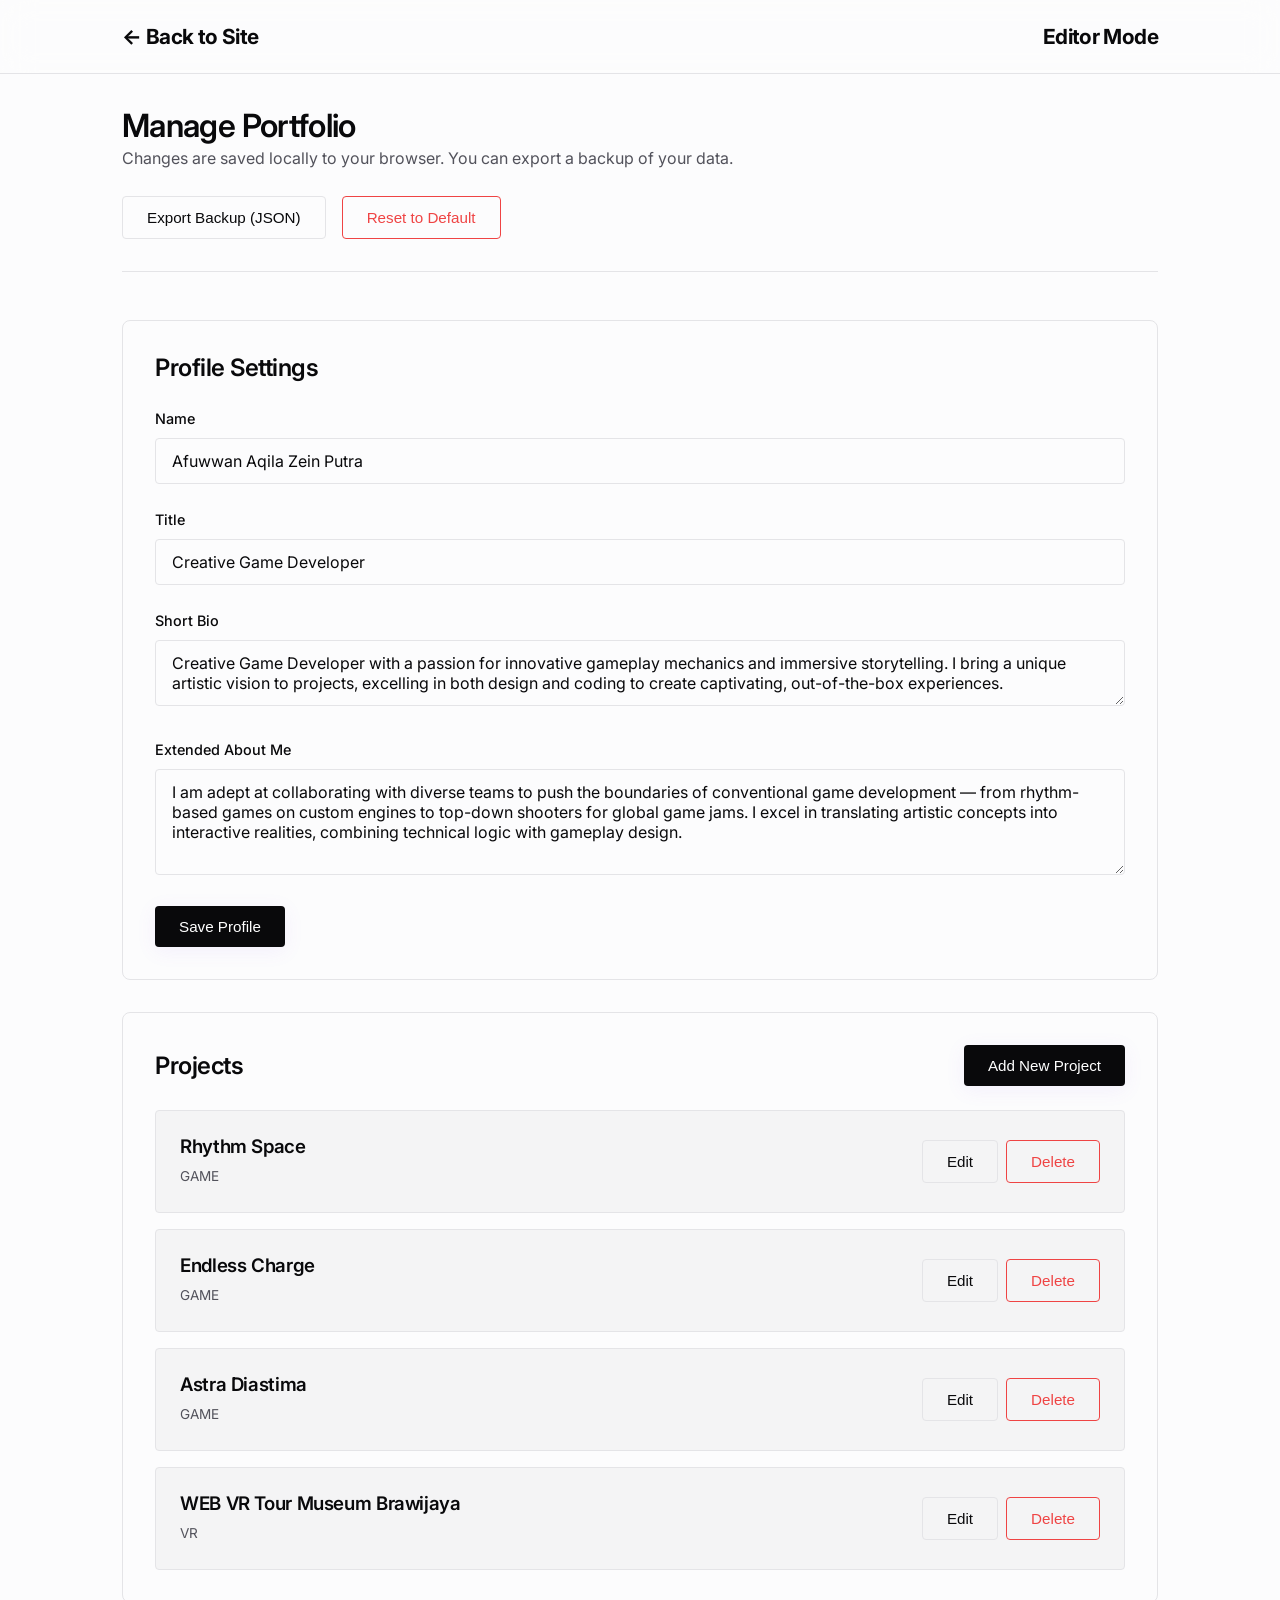
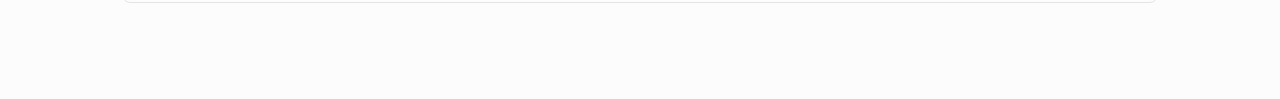
<file: editor.html>
<!DOCTYPE html>
<html lang="en">
<head>
    <meta charset="UTF-8">
    <meta name="viewport" content="width=device-width, initial-scale=1.0">
    <title>Portfolio Editor</title>
    <link href="https://fonts.googleapis.com/css2?family=Inter:wght@300;400;500;600&display=swap" rel="stylesheet">
    <link rel="stylesheet" href="styles.css">
    <link rel="stylesheet" href="editor.css">
</head>
<body>
    <nav class="navbar">
        <div class="nav-container">
            <a href="index.html" class="logo">← Back to Site</a>
            <span class="logo">Editor Mode</span>
        </div>
    </nav>

    <main class="container editor-container">
        <div class="editor-header">
            <h1>Manage Portfolio</h1>
            <p>Changes are saved locally to your browser. You can export a backup of your data.</p>
            <div class="header-actions">
                <button id="btn-export" class="btn btn-outline">Export Backup (JSON)</button>
                <button id="btn-reset" class="btn btn-danger">Reset to Default</button>
            </div>
        </div>

        <section class="editor-section">
            <h2>Profile Settings</h2>
            <form id="profile-form">
                <div class="form-group">
                    <label for="edit-name">Name</label>
                    <input type="text" id="edit-name" class="form-control" required>
                </div>
                <div class="form-group">
                    <label for="edit-title">Title</label>
                    <input type="text" id="edit-title" class="form-control" required>
                </div>
                <div class="form-group">
                    <label for="edit-bio">Short Bio</label>
                    <textarea id="edit-bio" class="form-control" rows="2" required></textarea>
                </div>
                <div class="form-group">
                    <label for="edit-about">Extended About Me</label>
                    <textarea id="edit-about" class="form-control" rows="4" required></textarea>
                </div>
                <button type="submit" class="btn btn-primary">Save Profile</button>
            </form>
        </section>

        <section class="editor-section">
            <div class="section-header-flex">
                <h2>Projects</h2>
                <button id="btn-add-project" class="btn btn-primary">Add New Project</button>
            </div>
            
            <div id="projects-list" class="projects-list">
                <!-- Projects injected here -->
            </div>
        </section>

        <!-- Project Modal -->
        <div id="project-modal" class="modal">
            <div class="modal-content">
                <span class="close-btn">&times;</span>
                <h2 id="modal-title">Add Project</h2>
                <form id="project-form">
                    <input type="hidden" id="proj-id">
                    <div class="form-group">
                        <label for="proj-title">Title</label>
                        <input type="text" id="proj-title" class="form-control" required>
                    </div>
                    <div class="form-group">
                        <label for="proj-category">Category</label>
                        <input type="text" id="proj-category" class="form-control" placeholder="e.g. VR, Game, Web" required>
                    </div>
                    <div class="form-group">
                        <label for="proj-desc">Description</label>
                        <textarea id="proj-desc" class="form-control" rows="3" required></textarea>
                    </div>
                    <div class="form-group">
                        <label for="proj-image">Image URL</label>
                        <input type="text" id="proj-image" class="form-control" placeholder="assets/image.png" required>
                    </div>
                    <div class="form-group">
                        <label for="proj-link">Live Link URL (Optional)</label>
                        <input type="text" id="proj-link" class="form-control" placeholder="https://...">
                    </div>
                    <div class="form-group">
                        <label for="proj-repo">Repository URL (Optional)</label>
                        <input type="text" id="proj-repo" class="form-control" placeholder="https://github.com/...">
                    </div>
                    <button type="submit" class="btn btn-primary">Save Project</button>
                </form>
            </div>
        </div>
    </main>

    <script src="script.js"></script>
    <script src="editor.js"></script>
</body>
</html>
</file>
<file: styles.css>
:root {
    /* Color Palette - Light Mode */
    --bg-color: #fcfcfd;
    --bg-surface: #ffffff;
    --bg-surface-alt: #f4f4f5;
    --text-primary: #09090b;
    --text-secondary: #52525b;
    --text-tertiary: #71717a;
    --border-color: #e4e4e7;
    --accent: #6d28d9;
    --accent-light: #8b5cf6;
    --accent-glow: rgba(139, 92, 246, 0.08);
    --hover-bg: #f4f4f5;
    --bg-navbar: rgba(252, 252, 253, 0.75);
    
    /* System variables */
    --font-sans: 'Inter', -apple-system, BlinkMacSystemFont, "Segoe UI", Roboto, Helvetica, Arial, sans-serif;
    --transition-smooth: all 0.3s cubic-bezier(0.16, 1, 0.3, 1);
    --transition-fast: all 0.15s ease;
    --radius-sm: 6px;
    --radius-md: 12px;
    --radius-lg: 20px;
    --container-width: 1100px;
}

@media (prefers-color-scheme: dark) {
    :root {
        /* Color Palette - Dark Mode */
        --bg-color: #09090b;
        --bg-surface: #121214;
        --bg-surface-alt: #18181b;
        --text-primary: #fafafa;
        --text-secondary: #a1a1aa;
        --text-tertiary: #71717a;
        --border-color: #27272a;
        --accent: #a78bfa;
        --accent-light: #c084fc;
        --accent-glow: rgba(167, 139, 250, 0.15);
        --hover-bg: #1e1e24;
        --bg-navbar: rgba(9, 9, 11, 0.75);
    }
}

/* Reset and Globals */
* {
    margin: 0;
    padding: 0;
    box-sizing: border-box;
}

html {
    scroll-behavior: smooth;
    background-color: var(--bg-color);
}

body {
    font-family: var(--font-sans);
    background-color: var(--bg-color);
    color: var(--text-primary);
    line-height: 1.6;
    -webkit-font-smoothing: antialiased;
    -moz-osx-font-smoothing: grayscale;
    overflow-x: hidden;
}

/* Base Typography */
h1, h2, h3, h4 {
    font-weight: 600;
    letter-spacing: -0.02em;
    color: var(--text-primary);
    line-height: 1.25;
}

a {
    color: var(--text-primary);
    text-decoration: none;
    transition: var(--transition-fast);
}

/* Reusable Containers */
.container {
    max-width: var(--container-width);
    margin: 0 auto;
    padding: 0 2rem;
}

/* Sticky Glassmorphic Navbar */
.navbar {
    position: sticky;
    top: 0;
    z-index: 1000;
    background-color: var(--bg-navbar);
    /* Dynamic fallback for solid background in browsers without backdrop support */
    background: color-mix(in srgb, var(--bg-color) 75%, transparent);
    backdrop-filter: blur(16px);
    -webkit-backdrop-filter: blur(16px);
    border-bottom: 1px solid var(--border-color);
    padding: 1.25rem 0;
    transition: var(--transition-smooth);
}

/* Support index.html (nav-inner) and editor.html (nav-container) */
.nav-inner, .nav-container {
    max-width: var(--container-width);
    margin: 0 auto;
    padding: 0 2rem;
    display: flex;
    justify-content: space-between;
    align-items: center;
}

/* Nav Logo styles */
.nav-logo, .logo {
    font-size: 1.3rem;
    font-weight: 700;
    letter-spacing: -0.03em;
    color: var(--text-primary);
    position: relative;
}

.nav-logo::after {
    content: '';
    position: absolute;
    width: 4px;
    height: 4px;
    background-color: var(--accent);
    bottom: 4px;
    right: -6px;
    border-radius: 50%;
}

.nav-links {
    display: flex;
    gap: 2rem;
    list-style: none;
}

.nav-links a {
    color: var(--text-secondary);
    font-size: 0.95rem;
    font-weight: 500;
}

.nav-links a:hover {
    color: var(--text-primary);
}

/* Hero Section */
.hero {
    min-height: 88vh;
    display: flex;
    align-items: center;
    position: relative;
    padding: 6rem 0;
    overflow: hidden;
}

/* Soft glowing backgrounds for visual excellence */
.hero::before {
    content: '';
    position: absolute;
    top: 20%;
    left: 70%;
    width: 400px;
    height: 400px;
    background: radial-gradient(circle, var(--accent-glow) 0%, transparent 70%);
    z-index: -1;
    pointer-events: none;
    border-radius: 50%;
    filter: blur(40px);
}

.hero-inner {
    max-width: 800px;
    margin: 0 auto;
    padding: 0 2rem;
    display: flex;
    flex-direction: column;
    align-items: flex-start;
    animation: fadeInUp 0.8s cubic-bezier(0.16, 1, 0.3, 1);
}

.hero-eyebrow {
    display: flex;
    align-items: center;
    gap: 0.5rem;
    font-size: 0.85rem;
    font-weight: 500;
    letter-spacing: 0.05em;
    text-transform: uppercase;
    color: var(--text-secondary);
    background: var(--bg-surface-alt);
    border: 1px solid var(--border-color);
    padding: 0.4rem 1rem;
    border-radius: 9999px;
    margin-bottom: 2rem;
}

.hero-eyebrow::before {
    content: '';
    width: 8px;
    height: 8px;
    background-color: #10b981;
    border-radius: 50%;
    display: inline-block;
    box-shadow: 0 0 10px #10b981;
    animation: pulse 2s infinite;
}

.hero h1 {
    font-size: 4.5rem;
    font-weight: 800;
    line-height: 1.1;
    letter-spacing: -0.04em;
    margin-bottom: 1.5rem;
    background: linear-gradient(135deg, var(--text-primary) 30%, var(--accent-light) 100%);
    -webkit-background-clip: text;
    -webkit-text-fill-color: transparent;
    background-clip: text;
}

.hero-role {
    font-size: 1.75rem;
    font-weight: 500;
    color: var(--text-secondary);
    margin-bottom: 1.5rem;
}

.hero-desc {
    font-size: 1.15rem;
    color: var(--text-secondary);
    max-width: 640px;
    line-height: 1.7;
    margin-bottom: 3rem;
}

.hero-actions {
    display: flex;
    gap: 1.25rem;
    align-items: center;
}

/* Interactive Buttons */
.btn-primary {
    display: inline-block;
    padding: 0.9rem 2rem;
    background: linear-gradient(135deg, var(--accent) 0%, var(--accent-light) 100%);
    color: #ffffff !important;
    font-weight: 600;
    border-radius: var(--radius-sm);
    box-shadow: 0 4px 20px var(--accent-glow);
    transition: var(--transition-smooth);
}

.btn-primary:hover {
    transform: translateY(-2px);
    box-shadow: 0 8px 30px var(--accent-glow);
    filter: brightness(1.1);
}

.btn-ghost {
    display: inline-block;
    padding: 0.9rem 2rem;
    background: transparent;
    border: 1px solid var(--border-color);
    color: var(--text-primary);
    font-weight: 600;
    border-radius: var(--radius-sm);
    transition: var(--transition-smooth);
}

.btn-ghost:hover {
    background: var(--hover-bg);
    border-color: var(--text-primary);
    transform: translateY(-2px);
}

.hero-scroll-hint {
    position: absolute;
    bottom: 2rem;
    left: 50%;
    transform: translateX(-50%);
    font-size: 0.85rem;
    letter-spacing: 0.1em;
    text-transform: uppercase;
    color: var(--text-tertiary);
    animation: bounce 2s infinite;
}

/* Sections Structure */
.section {
    padding: 8rem 0;
}

.section-alt {
    background-color: var(--bg-surface-alt);
    border-top: 1px solid var(--border-color);
    border-bottom: 1px solid var(--border-color);
}

.section-inner {
    max-width: var(--container-width);
    margin: 0 auto;
    padding: 0 2rem;
}

.section-label {
    font-size: 0.8rem;
    font-weight: 600;
    text-transform: uppercase;
    letter-spacing: 0.15em;
    color: var(--accent-light);
    margin-bottom: 2.5rem;
}

/* Selected Work Grid */
.projects-list {
    display: grid;
    grid-template-columns: repeat(auto-fill, minmax(320px, 1fr));
    gap: 2.5rem;
}

/* Premium Project Card */
.project-card {
    background: var(--bg-surface);
    border: 1px solid var(--border-color);
    border-radius: var(--radius-md);
    overflow: hidden;
    display: flex;
    flex-direction: column;
    height: 100%;
    transition: var(--transition-smooth);
}

.project-card:hover {
    transform: translateY(-6px);
    border-color: var(--accent-light);
    box-shadow: 0 20px 40px rgba(0, 0, 0, 0.1), 0 0 20px var(--accent-glow);
}

.project-img-container {
    position: relative;
    width: 100%;
    aspect-ratio: 16 / 10;
    overflow: hidden;
    background: var(--bg-surface-alt);
    border-bottom: 1px solid var(--border-color);
}

.project-img {
    width: 100%;
    height: 100%;
    object-fit: cover;
    transition: transform 0.6s cubic-bezier(0.16, 1, 0.3, 1);
}

.project-card:hover .project-img {
    transform: scale(1.06);
}

.project-info {
    padding: 2rem;
    display: flex;
    flex-direction: column;
    flex-grow: 1;
}

.project-category {
    font-size: 0.75rem;
    font-weight: 700;
    text-transform: uppercase;
    letter-spacing: 0.1em;
    color: var(--accent-light);
    margin-bottom: 0.75rem;
}

.project-info h3 {
    font-size: 1.4rem;
    margin-bottom: 0.75rem;
    color: var(--text-primary);
}

.project-info p {
    color: var(--text-secondary);
    font-size: 0.95rem;
    line-height: 1.6;
    margin-bottom: 2rem;
    flex-grow: 1;
}

.project-links {
    display: flex;
    gap: 1.5rem;
    margin-top: auto;
}

.project-link {
    font-size: 0.9rem;
    font-weight: 600;
    color: var(--text-primary);
    border-bottom: 1px solid var(--border-color);
    padding-bottom: 2px;
    transition: var(--transition-fast);
}

.project-link:hover {
    color: var(--accent-light);
    border-bottom-color: var(--accent-light);
}

/* Two-Column Section Layouts */
.two-col {
    display: grid;
    grid-template-columns: 1fr 2fr;
    gap: 4rem;
}

.col-left h2 {
    font-size: 2.5rem;
    font-weight: 700;
    letter-spacing: -0.03em;
    position: sticky;
    top: 6rem;
}

/* Experience / Education Timeline */
.timeline {
    position: relative;
    padding-left: 2rem;
    border-left: 1px solid var(--border-color);
}

.timeline-item {
    position: relative;
    margin-bottom: 3.5rem;
}

.timeline-item:last-child {
    margin-bottom: 0;
}

/* Timeline bullet pointer node */
.timeline-item::before {
    content: '';
    position: absolute;
    width: 12px;
    height: 12px;
    background-color: var(--bg-color);
    border: 2px solid var(--border-color);
    border-radius: 50%;
    left: calc(-2rem - 6.5px);
    top: 6px;
    transition: var(--transition-fast);
    z-index: 2;
}

.timeline-item:hover::before {
    border-color: var(--accent-light);
    background-color: var(--accent-light);
    box-shadow: 0 0 10px var(--accent-light);
}

.timeline-date {
    font-size: 0.9rem;
    font-weight: 600;
    color: var(--accent-light);
    margin-bottom: 0.5rem;
}

.timeline-content h3 {
    font-size: 1.3rem;
    margin-bottom: 0.35rem;
}

.timeline-org {
    font-size: 0.95rem;
    font-weight: 500;
    color: var(--text-secondary);
    margin-bottom: 1rem;
}

.timeline-content ul {
    list-style: none;
    padding-left: 0;
}

.timeline-content li {
    font-size: 0.95rem;
    color: var(--text-secondary);
    position: relative;
    padding-left: 1.25rem;
    margin-bottom: 0.5rem;
    line-height: 1.5;
}

.timeline-content li::before {
    content: '→';
    position: absolute;
    left: 0;
    color: var(--accent-light);
}

/* Skills Grid */
.skills-grid {
    display: flex;
    flex-wrap: wrap;
    gap: 0.8rem;
}

.skill {
    font-size: 0.9rem;
    font-weight: 500;
    background: var(--bg-surface);
    color: var(--text-secondary);
    border: 1px solid var(--border-color);
    padding: 0.6rem 1.2rem;
    border-radius: 9999px;
    transition: var(--transition-fast);
}

.skill:hover {
    color: var(--text-primary);
    border-color: var(--accent-light);
    background: var(--accent-glow);
    transform: translateY(-2px);
}

.about-text {
    font-size: 1.1rem;
    line-height: 1.7;
    color: var(--text-secondary);
    margin-bottom: 2.5rem;
}

/* Contact Section */
.contact-inner {
    text-align: center;
    max-width: 700px;
}

.contact-inner h2 {
    font-size: 3rem;
    font-weight: 800;
    margin-bottom: 1.5rem;
}

.contact-email {
    font-size: 2.2rem;
    font-weight: 700;
    color: var(--text-primary);
    border-bottom: 2px solid var(--border-color);
    padding-bottom: 0.5rem;
    display: inline-block;
    margin-bottom: 2.5rem;
    letter-spacing: -0.03em;
    transition: var(--transition-smooth);
}

.contact-email:hover {
    color: var(--accent-light);
    border-bottom-color: var(--accent-light);
}

.contact-details {
    display: flex;
    justify-content: center;
    gap: 3rem;
    margin-bottom: 3rem;
}

.contact-detail {
    font-size: 1rem;
    color: var(--text-secondary);
    display: flex;
    align-items: center;
    gap: 0.5rem;
    font-weight: 500;
}

.contact-detail span {
    font-size: 1.2rem;
}

.contact-links {
    display: flex;
    justify-content: center;
    gap: 2rem;
}

.contact-links a {
    font-size: 1rem;
    font-weight: 600;
    color: var(--text-secondary);
    padding: 0.5rem 1rem;
    border-radius: var(--radius-sm);
    border: 1px solid transparent;
    transition: var(--transition-fast);
}

.contact-links a:hover {
    color: var(--text-primary);
    background: var(--hover-bg);
    border-color: var(--border-color);
}

/* Footer Section */
footer {
    border-top: 1px solid var(--border-color);
    padding: 2.5rem 0;
    background-color: var(--bg-color);
}

.footer-inner {
    max-width: var(--container-width);
    margin: 0 auto;
    padding: 0 2rem;
    display: flex;
    justify-content: space-between;
    align-items: center;
    color: var(--text-tertiary);
    font-size: 0.9rem;
}

.footer-editor-link {
    color: var(--text-tertiary);
    font-weight: 500;
    transition: var(--transition-fast);
}

.footer-editor-link:hover {
    color: var(--text-primary);
    text-decoration: underline;
}

/* Keyframes for animations */
@keyframes fadeInUp {
    from {
        opacity: 0;
        transform: translateY(20px);
    }
    to {
        opacity: 1;
        transform: translateY(0);
    }
}

@keyframes bounce {
    0%, 20%, 50%, 80%, 100% {
        transform: translate(-50%, 0);
    }
    40% {
        transform: translate(-50%, -8px);
    }
    60% {
        transform: translate(-50%, -4px);
    }
}

@keyframes pulse {
    0% {
        box-shadow: 0 0 0 0 rgba(16, 185, 129, 0.4);
    }
    70% {
        box-shadow: 0 0 0 10px rgba(16, 185, 129, 0);
    }
    100% {
        box-shadow: 0 0 0 0 rgba(16, 185, 129, 0);
    }
}

/* Responsive Queries */
@media (max-width: 900px) {
    .two-col {
        grid-template-columns: 1fr;
        gap: 2rem;
    }

    .col-left h2 {
        position: static;
        font-size: 2rem;
    }
}

@media (max-width: 768px) {
    .hero h1 {
        font-size: 3rem;
    }

    .hero-role {
        font-size: 1.4rem;
    }

    .hero-desc {
        font-size: 1rem;
    }

    .contact-email {
        font-size: 1.5rem;
    }

    .contact-details {
        flex-direction: column;
        gap: 1rem;
        align-items: center;
    }

    .footer-inner {
        flex-direction: column;
        gap: 1rem;
        text-align: center;
    }
}
</file>
<file: editor.css>
.editor-container {
    padding-top: 2rem;
    padding-bottom: 4rem;
}

.editor-header {
    margin-bottom: 3rem;
    padding-bottom: 2rem;
    border-bottom: 1px solid var(--border-color);
}

.editor-header p {
    color: var(--text-secondary);
    margin-bottom: 1.5rem;
}

.header-actions {
    display: flex;
    gap: 1rem;
}

.editor-section {
    background: var(--bg-color);
    border: 1px solid var(--border-color);
    border-radius: 8px;
    padding: 2rem;
    margin-bottom: 2rem;
}

.editor-section h2 {
    margin-bottom: 1.5rem;
}

.section-header-flex {
    display: flex;
    justify-content: space-between;
    align-items: center;
    margin-bottom: 1.5rem;
}

.section-header-flex h2 {
    margin-bottom: 0;
}

/* Forms */
.form-group {
    margin-bottom: 1.5rem;
}

.form-group label {
    display: block;
    margin-bottom: 0.5rem;
    font-weight: 500;
    font-size: 0.9rem;
}

.form-control {
    width: 100%;
    padding: 0.75rem 1rem;
    border: 1px solid var(--border-color);
    border-radius: 4px;
    background: transparent;
    color: var(--text-primary);
    font-family: inherit;
    font-size: 1rem;
    transition: border-color 0.2s;
}

.form-control:focus {
    outline: none;
    border-color: var(--text-secondary);
}

/* Buttons */
.btn {
    display: inline-block;
    padding: 0.75rem 1.5rem;
    border-radius: 4px;
    font-size: 0.95rem;
    font-weight: 500;
    cursor: pointer;
    border: none;
    transition: var(--transition);
}

.btn-primary {
    background: var(--text-primary);
    color: var(--bg-color);
}

.btn-primary:hover {
    opacity: 0.8;
}

.btn-outline {
    background: transparent;
    border: 1px solid var(--border-color);
    color: var(--text-primary);
}

.btn-outline:hover {
    border-color: var(--text-primary);
}

.btn-danger {
    background: transparent;
    border: 1px solid #ef4444;
    color: #ef4444;
}

.btn-danger:hover {
    background: #ef4444;
    color: white;
}

/* Projects List */
.projects-list {
    display: flex;
    flex-direction: column;
    gap: 1rem;
}

.editor-project-card {
    display: flex;
    justify-content: space-between;
    align-items: center;
    padding: 1.5rem;
    border: 1px solid var(--border-color);
    border-radius: 4px;
    background: var(--hover-bg);
}

.editor-project-info h3 {
    margin-bottom: 0.25rem;
}

.editor-project-info span {
    font-size: 0.85rem;
    color: var(--text-secondary);
    text-transform: uppercase;
}

.editor-project-actions {
    display: flex;
    gap: 0.5rem;
}

/* Modal */
.modal {
    display: none;
    position: fixed;
    z-index: 1000;
    left: 0;
    top: 0;
    width: 100%;
    height: 100%;
    background-color: rgba(0,0,0,0.5);
    backdrop-filter: blur(4px);
}

.modal-content {
    background-color: var(--bg-color);
    margin: 5% auto;
    padding: 2.5rem;
    border: 1px solid var(--border-color);
    border-radius: 8px;
    width: 90%;
    max-width: 600px;
    position: relative;
    max-height: 90vh;
    overflow-y: auto;
}

.close-btn {
    position: absolute;
    top: 1.5rem;
    right: 1.5rem;
    font-size: 1.5rem;
    font-weight: bold;
    color: var(--text-secondary);
    cursor: pointer;
}

.close-btn:hover {
    color: var(--text-primary);
}
</file>
